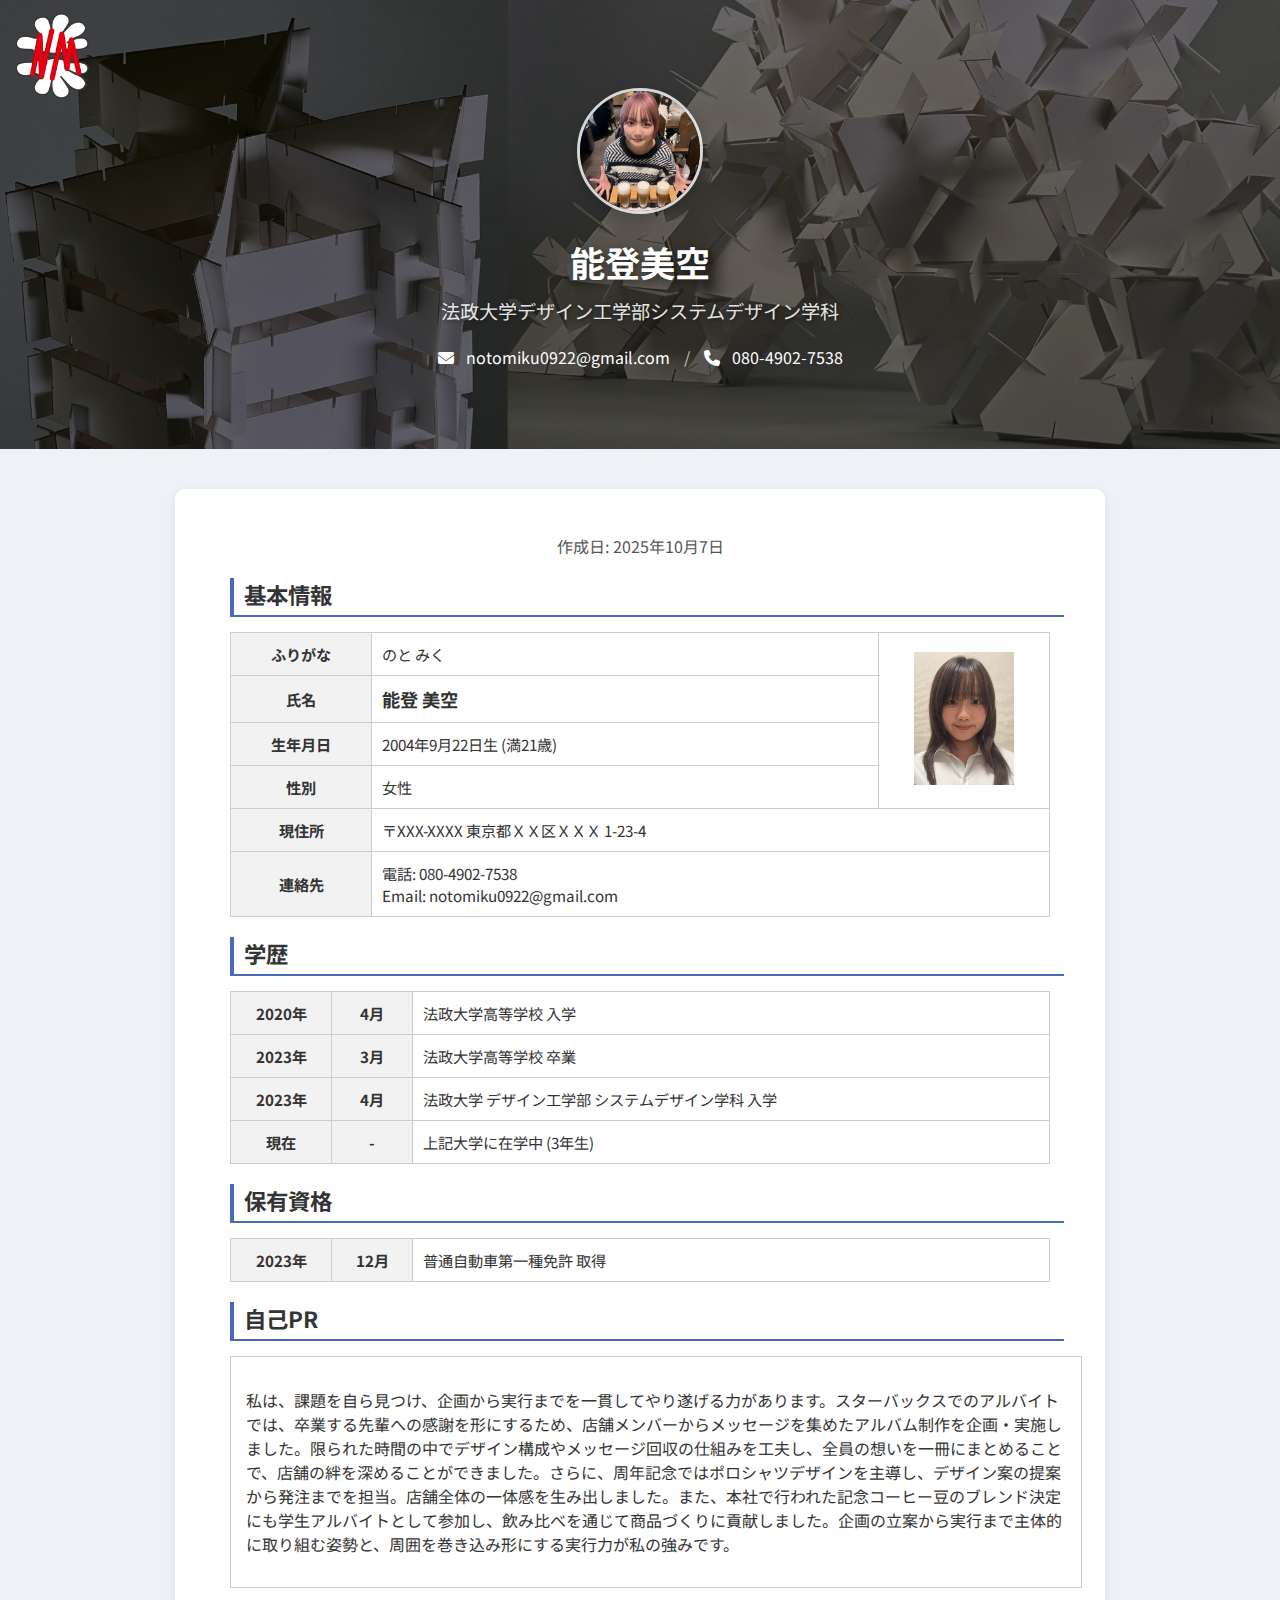
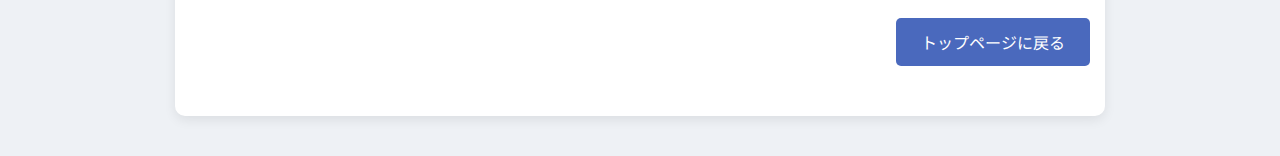
<file: basic.html>
<!DOCTYPE html>
<html lang="ja">
<head>
    <meta charset="UTF-8">
    <meta name="viewport" content="width=device-width, initial-scale=1.0">
    <title>基本情報 - 能登美空の自己紹介</title>
    <link rel="stylesheet" href="style.css">
    <link href="https://fonts.googleapis.com/css2?family=Noto+Sans+JP:wght@400;700&display=swap" rel="stylesheet">
    <link rel="stylesheet" href="https://cdnjs.cloudflare.com/ajax/libs/font-awesome/6.5.1/css/all.min.css">
</head>
<body>
    <a href="index.html" class="logo-link"><img src="image/logo.png" alt="Logo" class="site-logo"></a>


    <header class="hero-header">
        <a href="index.html"><img src="image/beer.jpg" alt="プロフィール写真" class="profile-picture"></a>
        <h1>能登美空</h1>
        <p>法政大学デザイン工学部システムデザイン学科</p>
        <div class="contact-bar">
            <a href="mailto:notomiku0922@gmail.com"><i class="fas fa-envelope"></i> notomiku0922@gmail.com</a>
            <span class="separator">/</span>
            <span class="phone-number"><i class="fas fa-phone"></i> 080-4902-7538</span>
        </div>
    </header>

    <main class="content-grid">
        <div class="card full-width-card hobby-page-container">


            <div class="resume-header">
                <p>作成日: 2025年10月7日</p>
            </div>

            <div class="resume-section">
                <h2>基本情報</h2>
                <table class="resume-table basic-info-table">
                    <tr>
                        <th class="sub-header">ふりがな</th>
                        <td colspan="3">のと みく</td>
                        <td rowspan="4" style="width: 150px; text-align: center;">
                            <img src="image/profile.jpg" alt="証明写真" class="resume-photo">
                        </td>
                    </tr>
                    <tr>
                        <th class="sub-header">氏名</th>
                        <td colspan="3" class="main-name">能登 美空</td>
                    </tr>
                    <tr>
                        <th class="sub-header">生年月日</th>
                        <td colspan="3">2004年9月22日生 (満21歳)</td>
                    </tr>
                    <tr>
                        <th class="sub-header">性別</th>
                        <td colspan="3">女性</td>
                    </tr>
                    <tr>
                        <th class="sub-header">現住所</th>
                        <td colspan="4">〒XXX-XXXX 東京都ＸＸ区ＸＸＸ 1-23-4</td>
                    </tr>
                    <tr>
                        <th class="sub-header">連絡先</th>
                        <td colspan="4">
                            電話: 080-4902-7538<br>
                            Email: notomiku0922@gmail.com
                        </td>
                    </tr>
                </table>

            <div class="resume-section">
                <h2>学歴</h2>
                <table class="resume-table history-table">
                    <tr>
                        <th>2020年</th>
                        <th>4月</th>
                        <td>法政大学高等学校 入学</td>
                    </tr>
                    <tr>
                        <th>2023年</th>
                        <th>3月</th>
                        <td>法政大学高等学校 卒業</td>
                    </tr>
                    <tr>
                        <th>2023年</th>
                        <th>4月</th>
                        <td>法政大学 デザイン工学部 システムデザイン学科 入学</td>
                    </tr>
                    <tr>
                        <th>現在</th>
                        <th>-</th>
                        <td>上記大学に在学中 (3年生)</td>
                    </tr>
                </table>
            </div>

            <div class="resume-section">
                <h2>保有資格</h2>
                <table class="resume-table history-table">
                    <tr>
                        <th>2023年</th>
                        <th>12月</th>
                        <td>普通自動車第一種免許 取得</td>
                    </tr>
                </table>
            </div>

            <div class="resume-section">
                <h2>自己PR</h2>
                <div class="pr-box">
                    <p>私は、課題を自ら見つけ、企画から実行までを一貫してやり遂げる力があります。スターバックスでのアルバイトでは、卒業する先輩への感謝を形にするため、店舗メンバーからメッセージを集めたアルバム制作を企画・実施しました。限られた時間の中でデザイン構成やメッセージ回収の仕組みを工夫し、全員の想いを一冊にまとめることで、店舗の絆を深めることができました。さらに、周年記念ではポロシャツデザインを主導し、デザイン案の提案から発注までを担当。店舗全体の一体感を生み出しました。また、本社で行われた記念コーヒー豆のブレンド決定にも学生アルバイトとして参加し、飲み比べを通じて商品づくりに貢献しました。企画の立案から実行まで主体的に取り組む姿勢と、周囲を巻き込み形にする実行力が私の強みです。</p>
                </div>
            </div>

            <div class="back-button-container">
                <a href="index.html" class="back-button">トップページに戻る</a>
            </div>
        </div>
    </main>

    <script src="script.js" defer></script>
    <script>
        if (window.location.hash === '#embedded') {
            document.body.classList.add('embedded-view');
        }
    </script>
</body>
</html>
</file>
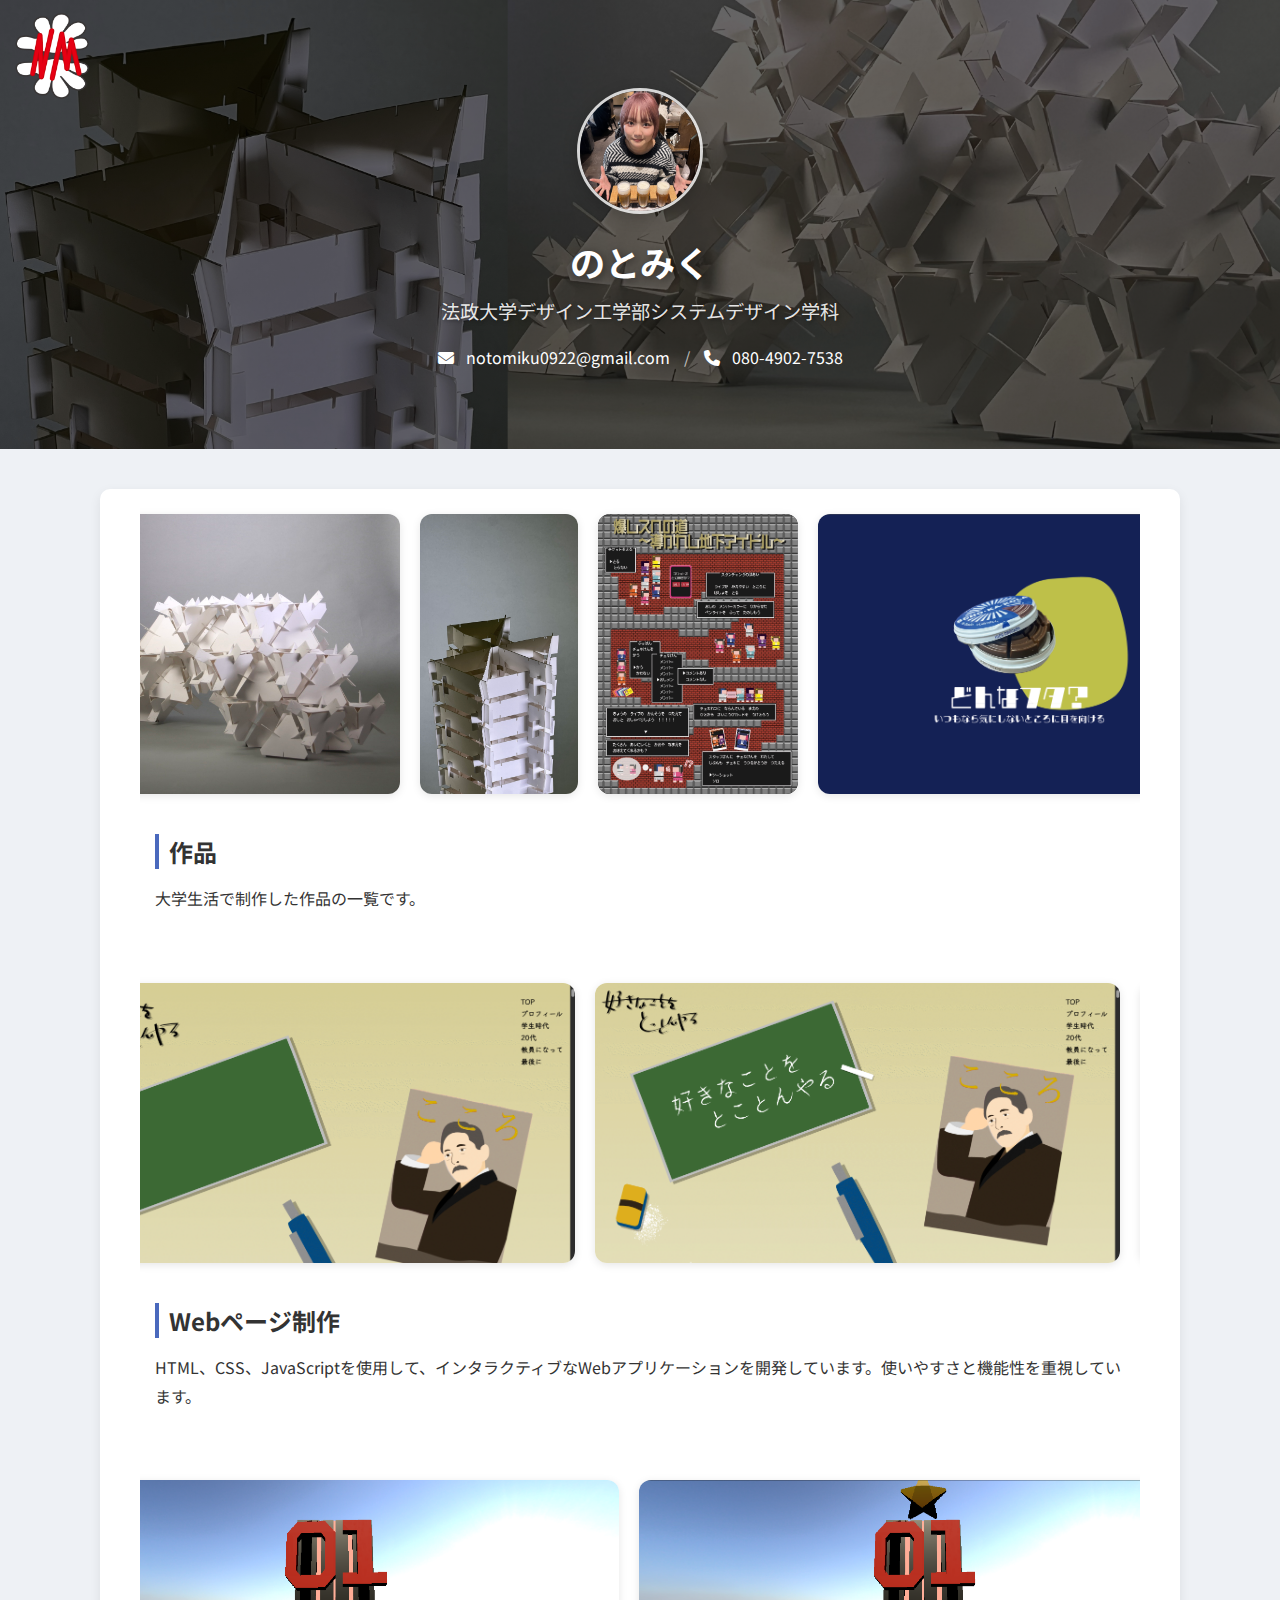
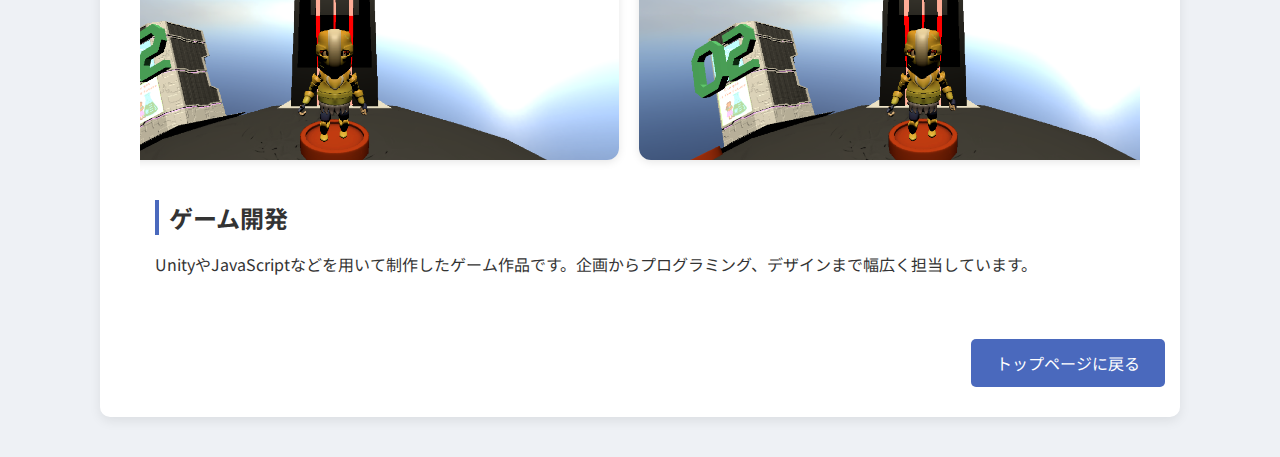
<file: collection.html>
<!DOCTYPE html>
<html lang="ja">
<head>
    <meta charset="UTF-8">
    <meta name="viewport" content="width=device-width, initial-scale=1.0">
    <title>Collection of Works - のとみくの自己紹介</title>
    <link rel="stylesheet" href="style.css">
    <link href="https://fonts.googleapis.com/css2?family=Noto+Sans+JP:wght@400;700&display=swap" rel="stylesheet">
    <link rel="stylesheet" href="https://cdnjs.cloudflare.com/ajax/libs/font-awesome/6.5.1/css/all.min.css">
</head>
<body>
    <a href="index.html" class="logo-link"><img src="image/logo.png" alt="Logo" class="site-logo"></a>

    <header class="hero-header">
        <a href="index.html"><img src="image/beer.jpg" alt="プロフィール写真" class="profile-picture"></a>
        <h1>のとみく</h1>
        <p>法政大学デザイン工学部システムデザイン学科</p>
        <div class="contact-bar">
            <a href="mailto:notomiku0922@gmail.com"><i class="fas fa-envelope"></i> notomiku0922@gmail.com</a>
            <span class="separator">/</span>
            <span class="phone-number"><i class="fas fa-phone"></i> 080-4902-7538</span>
        </div>
    </header>

    <main class="content-grid">
        <div class="card full-width-card hobby-page-container">
            <div class="hobby-item">
                <div class="slider-container">
                    <div class="slider-images">
                        <img src="image/bridge.jpg" alt="UI/UXデザイン作品1" class="slider-image active">
                        <img src="image/tower.jpg" alt="UI/UXデザイン作品2" class="slider-image">
                        <img src="image/idol.jpg" alt="UI/UXデザイン作品3" class="slider-image idol-image-fit">
                        <img src="image/web2-1.png" alt="UI/UXデザイン作品4" class="slider-image">
                        <img src="image/web2-2.png" alt="UI/UXデザイン作品5" class="slider-image">
                        <img src="image/web2-3.png" alt="UI/UXデザイン作品6" class="slider-image">
                        <img src="image/web2-4.png" alt="UI/UXデザイン作品7" class="slider-image">
                        <img src="image/web2-5.png" alt="UI/UXデザイン作品8" class="slider-image">
                        <img src="image/bridge2.jpg" alt="UI/UXデザイン作品9" class="slider-image">
                        <img src="image/tower2.jpg" alt="UI/UXデザイン作品10" class="slider-image">
                        <img src="image/tower3.jpg" alt="UI/UXデザイン作品11" class="slider-image">
                        <!-- 複数セット用意して無限ループを実現 -->
                        <img src="image/bridge.jpg" alt="UI/UXデザイン作品1" class="slider-image">
                        <img src="image/tower.jpg" alt="UI/UXデザイン作品2" class="slider-image">
                        <img src="image/idol.jpg" alt="UI/UXデザイン作品3" class="slider-image idol-image-fit">
                        <img src="image/web2-1.png" alt="UI/UXデザイン作品4" class="slider-image">
                        <img src="image/web2-2.png" alt="UI/UXデザイン作品5" class="slider-image">
                        <img src="image/web2-3.png" alt="UI/UXデザイン作品6" class="slider-image">
                        <img src="image/web2-4.png" alt="UI/UXデザイン作品7" class="slider-image">
                        <img src="image/web2-5.png" alt="UI/UXデザイン作品8" class="slider-image">
                        <img src="image/bridge2.jpg" alt="UI/UXデザイン作品9" class="slider-image">
                        <img src="image/tower2.jpg" alt="UI/UXデザイン作品10" class="slider-image">
                        <img src="image/tower3.jpg" alt="UI/UXデザイン作品11" class="slider-image">
                        <img src="image/bridge.jpg" alt="UI/UXデザイン作品1" class="slider-image">
                        <img src="image/tower.jpg" alt="UI/UXデザイン作品2" class="slider-image">
                        <img src="image/idol.jpg" alt="UI/UXデザイン作品3" class="slider-image idol-image-fit">
                        <img src="image/web2-1.png" alt="UI/UXデザイン作品4" class="slider-image">
                        <img src="image/web2-2.png" alt="UI/UXデザイン作品5" class="slider-image">
                        <img src="image/web2-3.png" alt="UI/UXデザイン作品6" class="slider-image">
                        <img src="image/web2-4.png" alt="UI/UXデザイン作品7" class="slider-image">
                        <img src="image/web2-5.png" alt="UI/UXデザイン作品8" class="slider-image">
                        <img src="image/bridge2.jpg" alt="UI/UXデザイン作品9" class="slider-image">
                        <img src="image/tower2.jpg" alt="UI/UXデザイン作品10" class="slider-image">
                        <img src="image/tower3.jpg" alt="UI/UXデザイン作品11" class="slider-image">
                        <img src="image/bridge.jpg" alt="UI/UXデザイン作品1" class="slider-image">
                        <img src="image/tower.jpg" alt="UI/UXデザイン作品2" class="slider-image">
                        <img src="image/idol.jpg" alt="UI/UXデザイン作品3" class="slider-image idol-image-fit">
                        <img src="image/web2-1.png" alt="UI/UXデザイン作品4" class="slider-image">
                        <img src="image/web2-2.png" alt="UI/UXデザイン作品5" class="slider-image">
                        <img src="image/web2-3.png" alt="UI/UXデザイン作品6" class="slider-image">
                        <img src="image/web2-4.png" alt="UI/UXデザイン作品7" class="slider-image">
                        <img src="image/web2-5.png" alt="UI/UXデザイン作品8" class="slider-image">
                        <img src="image/bridge2.jpg" alt="UI/UXデザイン作品9" class="slider-image">
                        <img src="image/tower2.jpg" alt="UI/UXデザイン作品10" class="slider-image">
                        <img src="image/tower3.jpg" alt="UI/UXデザイン作品11" class="slider-image">
                    </div>
                    <button class="slider-btn prev-btn"><i class="fas fa-chevron-left"></i></button>
                    <button class="slider-btn next-btn"><i class="fas fa-chevron-right"></i></button>
                </div>
                <div class="hobby-text">
                    <h3>作品</h3>
                    <p>大学生活で制作した作品の一覧です。</p>
                </div>
            </div>

            <div class="hobby-item">
                <div class="slider-container">
                    <div class="slider-images">
                        <img src="image/webpage1-1.png" alt="Webページ制作作品1" class="slider-image active">
                        <img src="image/webpage1-2.png" alt="Webページ制作作品2" class="slider-image">
                        <img src="image/webpage1-3.png" alt="Webページ制作作品3" class="slider-image">
                        <!-- 複数セット用意して無限ループを実現 -->
                        <img src="image/webpage1-1.png" alt="Webページ制作作品1" class="slider-image">
                        <img src="image/webpage1-2.png" alt="Webページ制作作品2" class="slider-image">
                        <img src="image/webpage1-3.png" alt="Webページ制作作品3" class="slider-image">
                        <img src="image/webpage1-1.png" alt="Webページ制作作品1" class="slider-image">
                        <img src="image/webpage1-2.png" alt="Webページ制作作品2" class="slider-image">
                        <img src="image/webpage1-3.png" alt="Webページ制作作品3" class="slider-image">
                        <img src="image/webpage1-1.png" alt="Webページ制作作品1" class="slider-image">
                        <img src="image/webpage1-2.png" alt="Webページ制作作品2" class="slider-image">
                        <img src="image/webpage1-3.png" alt="Webページ制作作品3" class="slider-image">
                    </div>
                    <button class="slider-btn prev-btn"><i class="fas fa-chevron-left"></i></button>
                    <button class="slider-btn next-btn"><i class="fas fa-chevron-right"></i></button>
                </div>
                <div class="hobby-text">
                    <h3>Webページ制作</h3>
                    <p>HTML、CSS、JavaScriptを使用して、インタラクティブなWebアプリケーションを開発しています。使いやすさと機能性を重視しています。</p>
                </div>
            </div>

            <!-- ゲーム開発セクション -->
            <div class="hobby-item">
                <div class="slider-container">
                    <div class="slider-images">
                        <img src="image/Game1.png" alt="ゲーム開発作品1" class="slider-image active">
                        <img src="image/Game2.png" alt="ゲーム開発作品2" class="slider-image">
                        <img src="image/Game3.png" alt="ゲーム開発作品3" class="slider-image">
                        <img src="image/Game4.png" alt="ゲーム開発作品4" class="slider-image">
                        <!-- 複数セット用意して無限ループを実現 -->
                        <img src="image/Game1.png" alt="ゲーム開発作品1" class="slider-image">
                        <img src="image/Game2.png" alt="ゲーム開発作品2" class="slider-image">
                        <img src="image/Game3.png" alt="ゲーム開発作品3" class="slider-image">
                        <img src="image/Game4.png" alt="ゲーム開発作品4" class="slider-image">
                        <img src="image/Game1.png" alt="ゲーム開発作品1" class="slider-image">
                        <img src="image/Game2.png" alt="ゲーム開発作品2" class="slider-image">
                        <img src="image/Game3.png" alt="ゲーム開発作品3" class="slider-image">
                        <img src="image/Game4.png" alt="ゲーム開発作品4" class="slider-image">
                        <img src="image/Game1.png" alt="ゲーム開発作品1" class="slider-image">
                        <img src="image/Game2.png" alt="ゲーム開発作品2" class="slider-image">
                        <img src="image/Game3.png" alt="ゲーム開発作品3" class="slider-image">
                        <img src="image/Game4.png" alt="ゲーム開発作品4" class="slider-image">
                    </div>
                    <button class="slider-btn prev-btn"><i class="fas fa-chevron-left"></i></button>
                    <button class="slider-btn next-btn"><i class="fas fa-chevron-right"></i></button>
                </div>
                <div class="hobby-text">
                    <h3>ゲーム開発</h3>
                    <p>UnityやJavaScriptなどを用いて制作したゲーム作品です。企画からプログラミング、デザインまで幅広く担当しています。</p>
                </div>
            </div>

            <div class="back-button-container">
                <a href="index.html" class="back-button">トップページに戻る</a>
            </div>
        </div>
    </main>

    <script src="script.js" defer></script>
    <script>
        if (window.location.hash === '#embedded') {
            document.body.classList.add('embedded-view');
        }
    </script>
</body>
</html>
</file>
<file: style.css>
/* General Styles */
body {
    font-family: 'Noto Sans JP', sans-serif;
    margin: 0;
    background-color: #eef1f5;
    color: #333;
}

a.card {
    text-decoration: none;
    color: #333;
}

/* Logo */
.logo-link {
    position: fixed;
    top: 10px;
    left: 10px; /* Changed from right to left */
    z-index: 1100; /* Higher than scrolled header */
}

.site-logo {
    width: 90px;
    height: auto;
    transition: transform 0.3s ease;
}

.logo-link:hover .site-logo {
    transform: scale(1.1);
}

/* Hero Header (index.html) */
.hero-header {
    background: linear-gradient(rgba(0, 0, 0, 0.6), rgba(0, 0, 0, 0.6)), url('image/sakuhin.jpg');
    background-size: cover;
    background-position: center center;
    color: white;
    text-align: center;
    padding: 80px 20px;
    transition: padding 0.4s ease-in-out;
}

.profile-picture {
    width: 120px;
    height: 120px;
    border-radius: 50%;
    border: 3px solid rgba(255, 255, 255, 0.8);
    object-fit: cover;
    box-shadow: 0 4px 15px rgba(0, 0, 0, 0.2);
    margin-bottom: 15px;
    position: relative;
    top: 8px;
    transition: opacity 0.4s ease-in-out;
}

.hero-header h1 {
    margin: 10px 0 10px 0;
    font-size: 2.2em;
    font-weight: 700;
    text-shadow: 2px 2px 8px rgba(0,0,0,0.5);
    transition: font-size 0.4s ease-in-out;
}

.hero-header p {
    margin: 0;
    font-size: 1.2em;
    color: rgba(255, 255, 255, 0.9);
    text-shadow: 1px 1px 4px rgba(0,0,0,0.5);
    transition: font-size 0.4s ease-in-out, opacity 0.4s ease-in-out;
}

.contact-bar {
    margin-top: 20px;
    font-size: 1em;
    transition: opacity 0.4s ease-in-out;
}

.contact-bar a {
    color: white;
    text-decoration: none;
    transition: text-decoration 0.3s;
}

.contact-bar a:hover {
    text-decoration: underline;
}

.contact-bar span.separator {
    margin: 0 10px;
    color: rgba(255, 255, 255, 0.7);
}

.contact-bar .phone-number {
    color: white;
}

.contact-bar i {
    margin-right: 8px;
}

/* Scrolled State (index.html) */
.hero-header.scrolled {
    padding: 20px 20px;
}

.hero-header.scrolled h1 {
    font-size: 1.8em;
}

.hero-header.scrolled p,
.hero-header.scrolled .contact-bar {
    opacity: 0;
    height: 0;
    margin: 0;
    overflow: hidden;
}

/* Content Grid (index.html) */
.content-grid {
    display: grid;
    grid-template-columns: repeat(auto-fit, minmax(320px, 1fr));
    gap: 25px;
    padding: 40px;
    max-width: 1200px;
    margin: 0 auto;
}

/* Cards (index.html) */
.card {
    background: #ffffff;
    border-radius: 10px;
    padding: 15px;
    box-shadow: 0 4px 12px rgba(0, 0, 0, 0.08);
    transition: transform 0.3s, box-shadow 0.3s;
}

.card:hover {
    transform: translateY(-5px);
    box-shadow: 0 8px 20px rgba(0, 0, 0, 0.12);
}

.card h2 {
    font-size: 1.5em; /* Match hobby-text h3 */
    color: #333; /* Match hobby-text h3 */
    margin-top: 0;
    margin-bottom: 15px; /* Match hobby-text h3 */
    border-left: 4px solid #4a69bd; /* Change from border-bottom */
    padding-left: 10px; /* Change from padding-bottom */
    border-bottom: none; /* Remove border-bottom */
}

.card-title-link {
    text-decoration: none;
    color: inherit;
}

.card-title-link:hover {
    text-decoration: none; /* No underline on hover */
}

.card-title-link::after {
    content: '';
    position: absolute;
    top: 0;
    left: 0;
    right: 0;
    bottom: 0;
    z-index: 2; /* Place overlay above iframe */
}

.card .embedded-page {
    position: relative;
    z-index: 1; /* Place iframe below the overlay */
}

.card p, .card ul {
    list-style: none;
    padding: 0;
}

.card ul li {
    padding: 8px 0;
}

.card ul li strong {
    margin-right: 8px;
    color: #555;
}

.skills-card {
    grid-column: 1 / -1;
}

/* Styles for hobby.html */
.hobby-item {
    display: flex;
    flex-direction: column;
    margin-bottom: 60px;
}

.hobby-text {
    margin-top: 30px;
    padding: 0 40px;
    max-width: 1000px;
    text-align: left;
}

.hobby-text h3 {
    font-size: 1.5em;
    color: #333;
    margin-top: 0;
    margin-bottom: 15px;
    border-left: 4px solid #4a69bd;
    padding-left: 10px;
}

.hobby-text p {
    line-height: 1.8;
    margin: 0 auto;
}

/* Slider Styles */
.slider-container {
    position: relative;
    width: calc(100% - 30px);
    height: 300px;
    overflow: hidden;
    border-radius: 15px;
    margin: 0 15px;
}

.slider-images {
    display: flex;
    height: 100%;
    gap: 20px;
    padding: 10px;
    margin: 0 10px;
    overflow-x: auto;
    scroll-behavior: smooth;
    -ms-overflow-style: none;  /* IE and Edge */
    scrollbar-width: none;  /* Firefox */
}

.slider-images::-webkit-scrollbar {
    display: none; /* Chrome, Safari, and Opera */
}

.slider-image {
    height: calc(100% - 20px);
    width: auto;
    object-fit: cover;
    flex-shrink: 0;
    border-radius: 12px;
    box-shadow: 0 2px 8px rgba(0,0,0,0.1);
}

.idol-image-fit {
    object-fit: contain;
    background-color: black;
}



.hobby-page-container {
    max-width: 1050px;
    margin-left: auto;
    margin-right: auto;
}

/* --- Styles for basic.html (Resume) --- */
.page-container {
    padding: 40px;
}

.resume-container {
    max-width: 1000px;
    margin: 0 auto;
    background: #fff;
    padding: 50px;
    border: 1px solid #ccc;
    box-shadow: 0 5px 15px rgba(0,0,0,0.1);
}

.resume-header {
    text-align: center;
    margin: 30px 0 20px 0; /* 上に30pxの余白を追加 */
    padding: 0 40px;
}

.resume-header h1 {
    margin: 0;
    font-size: 2em;
}

.resume-header p {
    margin: 5px 0 0 0;
    color: #555;
}

.resume-table {
    width: calc(100% - 80px);
    border-collapse: collapse;
    margin: 0 40px 20px 40px;
    font-size: 0.95em;
}

.resume-table th, .resume-table td {
    border: 1px solid #ccc;
    padding: 10px;
    vertical-align: middle;
}

.resume-table th {
    background-color: #f2f2f2;
    text-align: center;
}

.basic-info-table .sub-header {
    width: 120px;
}

.basic-info-table td[rowspan="4"] {
    width: 150px;
}

.basic-info-table {
    font-size: 0.95em;
}

.basic-info-table .main-name {
    font-size: 1.2em;
    font-weight: bold;
}

.resume-photo {
    width: 100px;
    height: auto;
    object-fit: cover;
}

.resume-section {
    margin-bottom: 20px;
    max-width: 900px;
    margin-left: auto;
    margin-right: auto;
}

.resume-section h2 {
    font-size: 1.4em;
    border-bottom: 2px solid #4a69bd;
    padding-bottom: 5px;
    margin-bottom: 15px;
    width: calc(100% - 80px);
    margin-left: 40px;
}

.history-table th:nth-child(1) { width: 80px; }
.history-table th:nth-child(2) { width: 60px; }

.pr-box {
    border: 1px solid #ccc;
    padding: 15px;
    min-height: 100px;
    width: calc(100% - 80px);
    margin: 0 40px;
}

.back-button-container {
    text-align: right;
    margin-top: 30px;
}

.back-button {
    display: inline-block;
    padding: 12px 25px;
    background-color: #4a69bd;
    color: white;
    text-decoration: none;
    border-radius: 5px;
    transition: background-color 0.3s;
}

.back-button:hover {
    background-color: #3b569a;
}

.card {
    position: relative;
    padding-bottom: 30px; /* Add padding to make space for the 'etc' text */
}

.etc {
    position: absolute;
    bottom: 10px;
    right: 15px;
    color: #aaa;
    font-style: italic;
    font-size: 0.9em;
}

.embedded-page {
    width: 100%;
    height: 300px;
    border: none;
    border-radius: 5px;
    overflow: hidden; /* Hide oversized content */
}

/* Styles for embedded pages */
body.embedded-view .hero-header,
body.embedded-view .logo-link,
body.embedded-view .back-button-container {
    display: none;
}

body.embedded-view .page-container,
body.embedded-view .content-grid {
    padding: 0;
    max-width: none;
}

body.embedded-view .resume-container {
    padding: 10px;
    border: none;
    box-shadow: none;
}

body.embedded-view {
    background-color: #ffffff; /* Match card background */
    transform: scale(0.3);
    transform-origin: top left;
    width: 333.33%;
    height: 333.33%;
    overflow: hidden;
}
</file>
